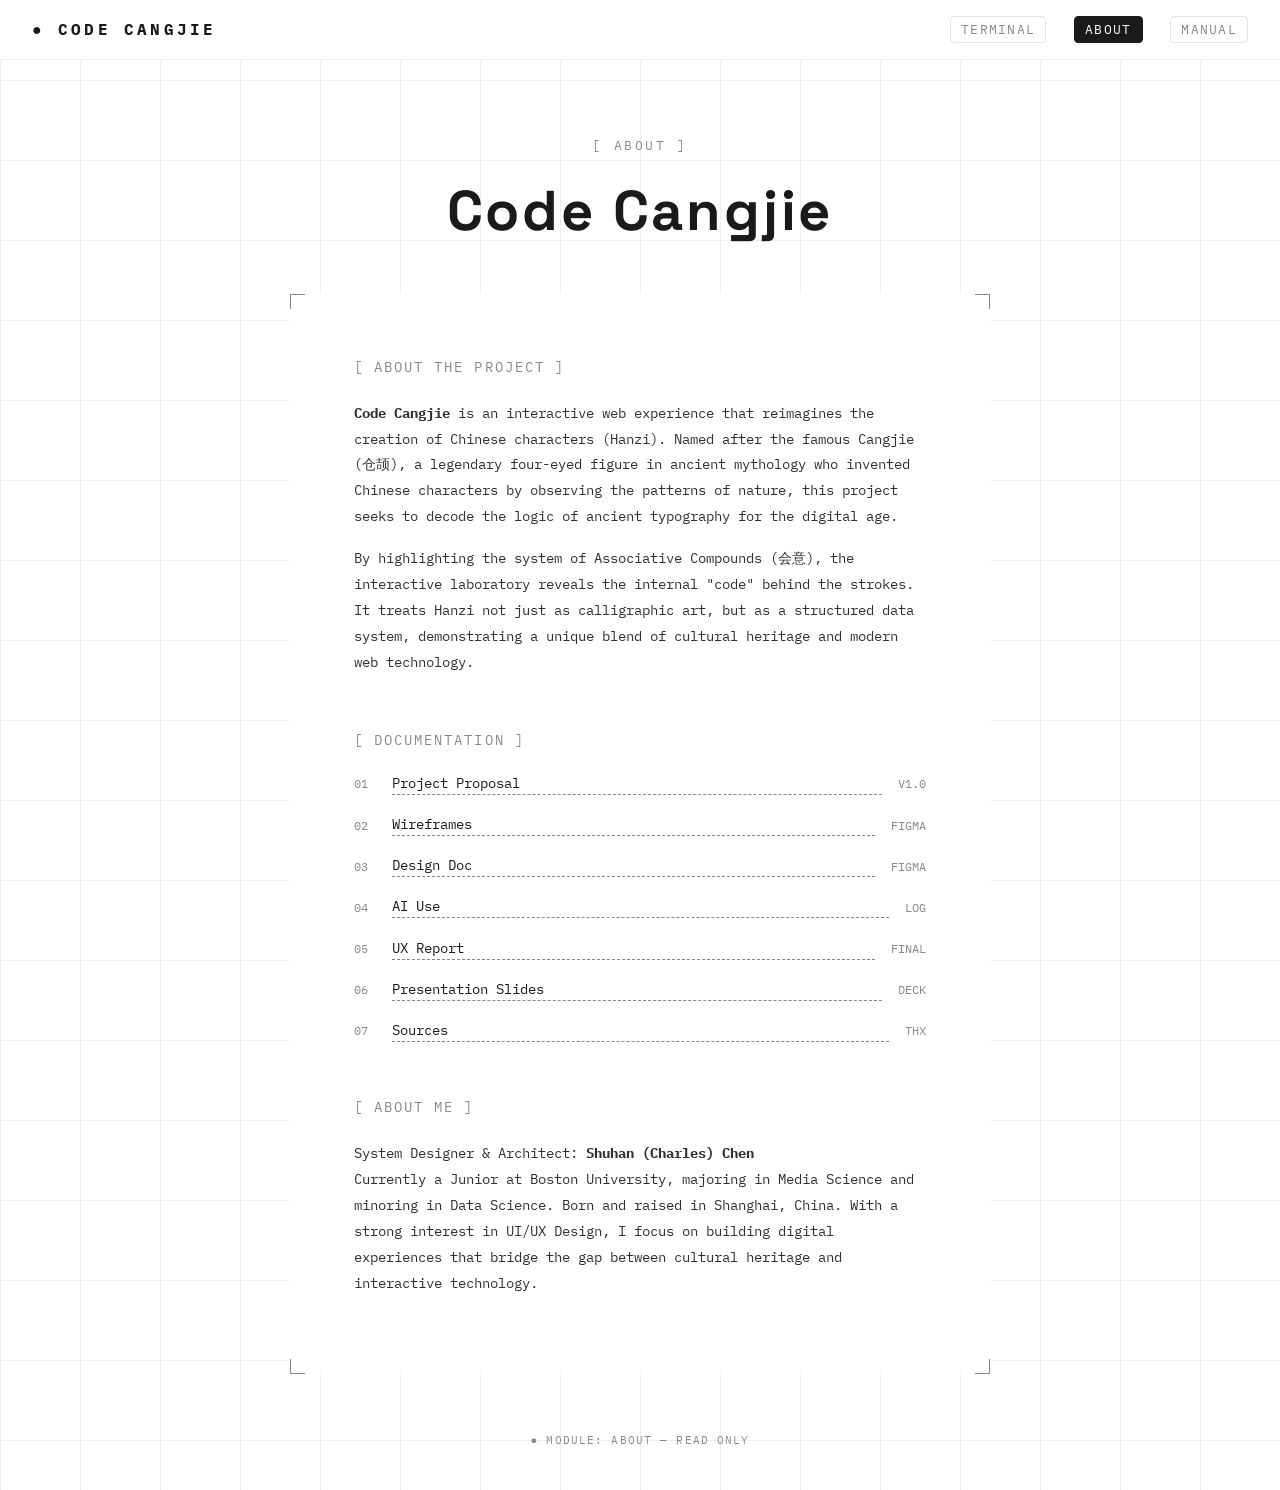
<file: about.html>
<!doctype html>
<html lang="en">
  <head>
    <meta charset="UTF-8" />
    <meta name="viewport" content="width=device-width, initial-scale=1.0" />
    <title>Code Cangjie - About</title>
    <link rel="stylesheet" href="styles/styles.css" />
    <script src="scripts/scripts.js" defer></script>
    <link
      rel="apple-touch-icon"
      sizes="180x180"
      href="images/apple-touch-icon.png"
    />
    <link
      rel="icon"
      type="image/png"
      sizes="32x32"
      href="images/favicon-32x32.png"
    />
    <link
      rel="icon"
      type="image/png"
      sizes="16x16"
      href="images/favicon-16x16.png"
    />
    <link rel="manifest" href="images/site.webmanifest" />
  </head>
  <body>
    <header class="ui-header">
      <a href="index.html" class="logo">● CODE CANGJIE</a>
      <nav class="top-nav">
        <div class="nav-links">
          <a href="index.html" class="nav-item">TERMINAL</a>
          <a href="about.html" class="nav-item active">ABOUT</a>
          <a href="manual.html" class="nav-item">MANUAL</a>
        </div>
      </nav>
    </header>

    <main class="ui-main about-main">
      <div class="about-header-title">
        <div class="small-label">[ ABOUT ]</div>
        <h1>Code Cangjie</h1>
      </div>

      <div class="bracket-panel">
        <div class="about-section">
          <div class="section-label">[ ABOUT THE PROJECT ]</div>
          <p>
            <strong>Code Cangjie</strong> is an interactive web experience that
            reimagines the creation of Chinese characters (Hanzi). Named after
            the famous Cangjie (仓颉), a legendary four-eyed figure in ancient
            mythology who invented Chinese characters by observing the patterns
            of nature, this project seeks to decode the logic of ancient
            typography for the digital age.
          </p>
          <p style="margin-top: 1rem">
            By highlighting the system of Associative Compounds (会意), the
            interactive laboratory reveals the internal "code" behind the
            strokes. It treats Hanzi not just as calligraphic art, but as a
            structured data system, demonstrating a unique blend of cultural
            heritage and modern web technology.
          </p>
        </div>

        <div class="about-section">
          <div class="section-label">[ DOCUMENTATION ]</div>
          <ul class="doc-list">
            <li>
              <span class="doc-id">01</span>
              <a
                href="https://drive.google.com/file/d/1wmrAvx1lGZvD317D38aKgmgqEYvhK4Ec/view?usp=drive_link"
                class="doc-link"
                >Project Proposal</a
              >
              <span class="doc-status">V1.0</span>
            </li>
            <li>
              <span class="doc-id">02</span>
              <a
                href="https://drive.google.com/file/d/1WwTvPjlREhMGtP3GcmWvQ2dXjdFJcFfo/view?usp=drive_link"
                class="doc-link"
                >Wireframes</a
              >
              <span class="doc-status">FIGMA</span>
            </li>
            <li>
              <span class="doc-id">03</span>
              <a
                href="https://drive.google.com/file/d/1CXE1Qbou96IZ3nHlXgANijtlKmUIsQg3/view?usp=drive_link"
                class="doc-link"
                >Design Doc</a
              >
              <span class="doc-status">FIGMA</span>
            </li>
            <li>
              <span class="doc-id">04</span>
              <a
                href="https://docs.google.com/document/d/136Me-8iQMPuqbOWM1DwgOZMShKn97SkehZeqLT6WMd4/edit?usp=drive_link"
                class="doc-link"
                >AI Use</a
              >
              <span class="doc-status">LOG</span>
            </li>
            <li>
              <span class="doc-id">05</span>
              <a
                href="https://docs.google.com/document/d/1PDTE4uCD2gK4hNcIH2HI2CAG0lo-Tq4D_t7r35IZlIc/edit?usp=drive_link"
                class="doc-link"
                >UX Report</a
              >
              <span class="doc-status">FINAL</span>
            </li>
            <li>
              <span class="doc-id">06</span>
              <a
                href="https://drive.google.com/file/d/12cIxlR1SUSpzFF9_vSXQJ3D3FkyRJxKi/view?usp=drive_link"
                class="doc-link"
                >Presentation Slides</a
              >
              <span class="doc-status">DECK</span>
            </li>
            <li>
              <span class="doc-id">07</span>
              <a
                href="https://docs.google.com/document/d/1AIBL4RQathR0OgXoz0p6G2wgn_Y8LKfQVRRYwO8GiHQ/edit?usp=drive_link"
                class="doc-link"
                >Sources</a
              >
              <span class="doc-status">THX</span>
            </li>
          </ul>
        </div>

        <div class="about-section">
          <div class="section-label">[ ABOUT ME ]</div>
          <p>
            System Designer & Architect: <strong>Shuhan (Charles) Chen</strong
            ><br />
            Currently a Junior at Boston University, majoring in Media Science
            and minoring in Data Science. Born and raised in Shanghai, China.
            With a strong interest in UI/UX Design, I focus on building digital
            experiences that bridge the gap between cultural heritage and
            interactive technology.
          </p>
        </div>
      </div>

      <div class="system-status about-status">
        <p>● MODULE: ABOUT — READ ONLY</p>
      </div>
    </main>
  </body>
</html>
</file>
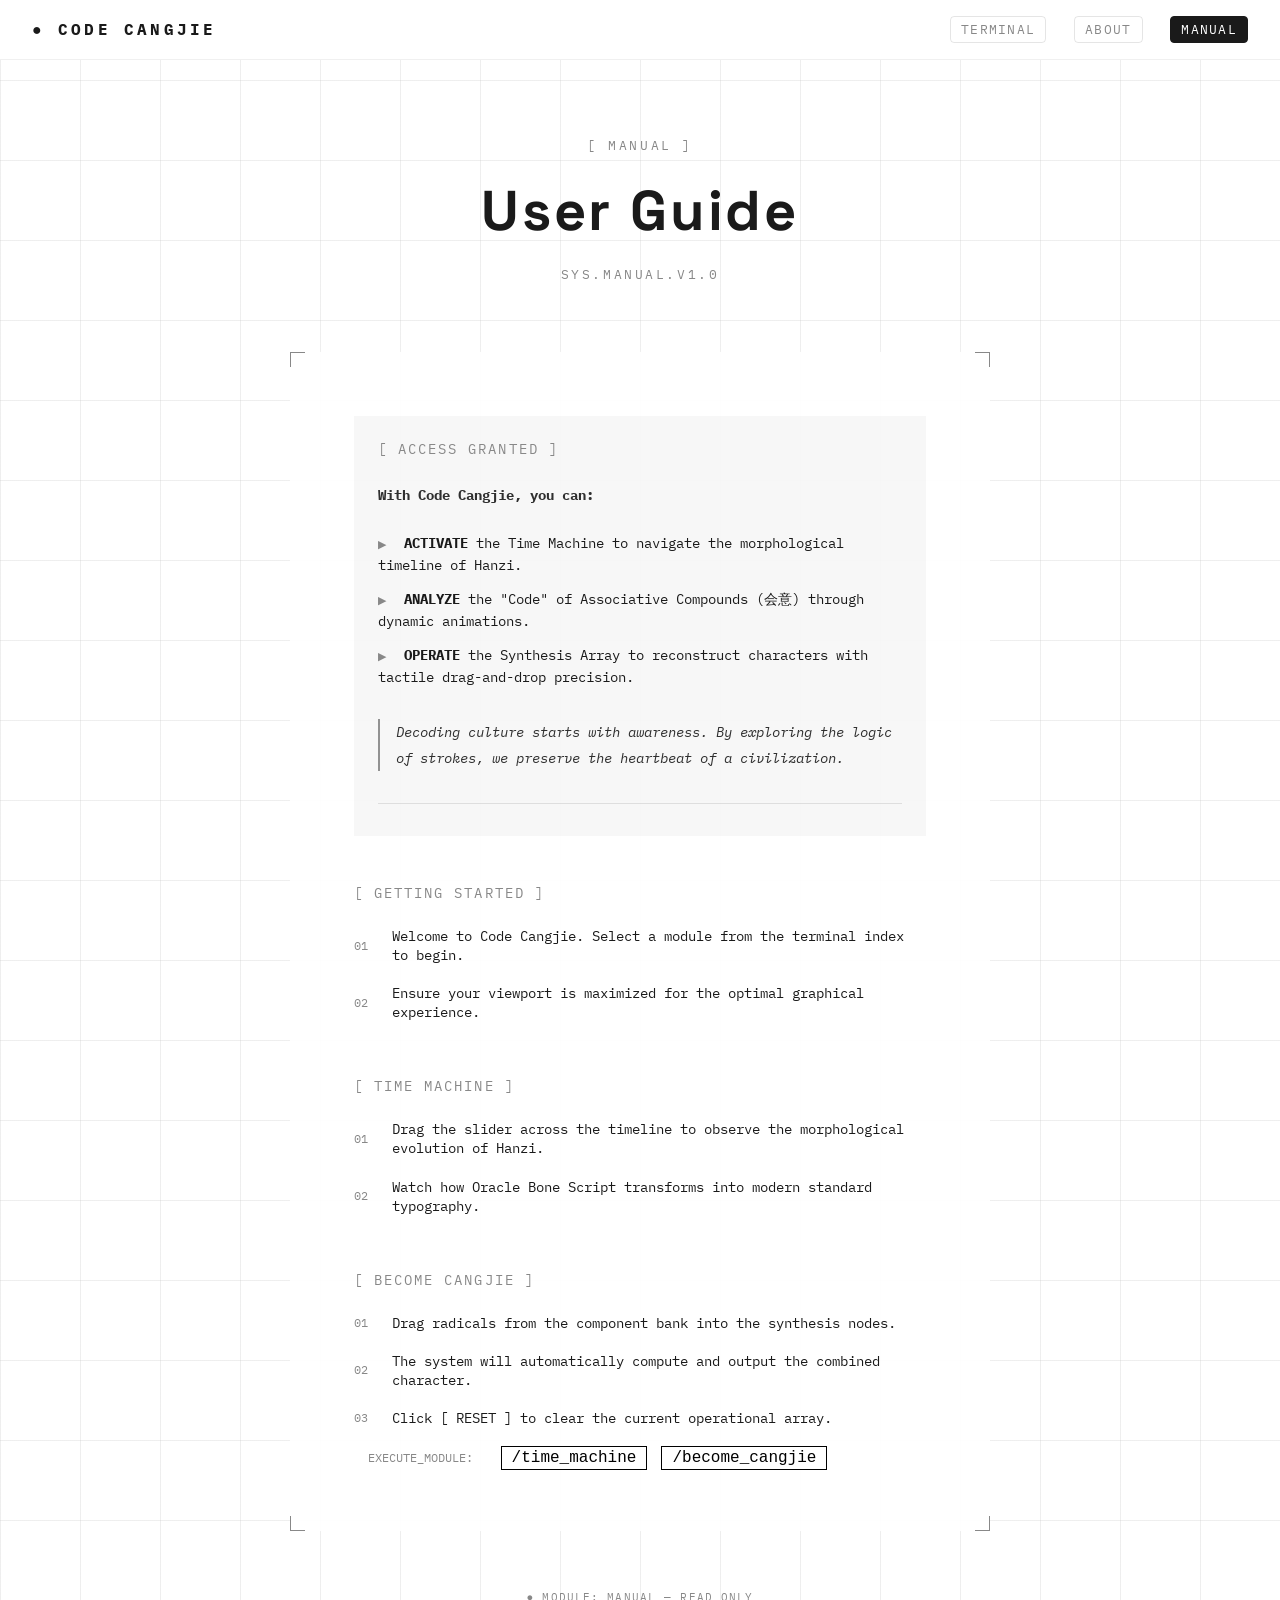
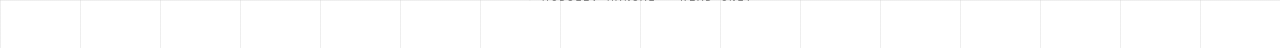
<file: manual.html>
<!doctype html>
<html lang="en">
  <head>
    <meta charset="UTF-8" />
    <meta name="viewport" content="width=device-width, initial-scale=1.0" />
    <title>Code Cangjie - About</title>
    <link rel="stylesheet" href="styles/styles.css" />
    <script src="scripts/scripts.js" defer></script>
    <link rel="apple-touch-icon" sizes="180x180" href="images/apple-touch-icon.png">
    <link rel="icon" type="image/png" sizes="32x32" href="images/favicon-32x32.png">
    <link rel="icon" type="image/png" sizes="16x16" href="images/favicon-16x16.png">
    <link rel="manifest" href="images/site.webmanifest">
  </head>
  <body>
    <header class="ui-header">
      <a href="index.html" class="logo">● CODE CANGJIE</a>
      <nav class="top-nav">
        <div class="nav-links">
          <a href="index.html" class="nav-item">TERMINAL</a>
          <a href="about.html" class="nav-item">ABOUT</a>
          <a href="manual.html" class="nav-item active">MANUAL</a>
        </div>
      </nav>
    </header>

    <main class="ui-main about-main">
      <div class="about-header-title">
        <div class="small-label">[ MANUAL ]</div>
        <h1>User Guide</h1>
        <div
          class="small-label"
          style="margin-top: 0.5rem; letter-spacing: 0.2em"
        >
          SYS.MANUAL.V1.0
        </div>
      </div>

      <div class="bracket-panel">
        <div class="about-section protocol-section">
          <div class="section-label">[ ACCESS GRANTED ]</div>
          <p class="protocol-main-text">With Code Cangjie, you can:</p>
          <ul class="protocol-list">
            <li>
              <span class="protocol-icon">▶</span> <strong>ACTIVATE</strong> the
              Time Machine to navigate the morphological timeline of Hanzi.
            </li>
            <li>
              <span class="protocol-icon">▶</span> <strong>ANALYZE</strong> the
              "Code" of Associative Compounds (会意) through dynamic animations.
            </li>
            <li>
              <span class="protocol-icon">▶</span> <strong>OPERATE</strong> the
              Synthesis Array to reconstruct characters with tactile
              drag-and-drop precision.
            </li>
          </ul>
          <p class="protocol-footer">
            <em
              >Decoding culture starts with awareness. By exploring the logic of
              strokes, we preserve the heartbeat of a civilization.</em
            >
          </p>
          <hr class="protocol-divider" />
        </div>
        <div class="about-section">
          <div class="section-label">[ GETTING STARTED ]</div>
          <ul class="doc-list">
            <li>
              <span class="doc-id">01</span
              ><span
                >Welcome to Code Cangjie. Select a module from the terminal
                index to begin.</span
              >
            </li>
            <li>
              <span class="doc-id">02</span
              ><span
                >Ensure your viewport is maximized for the optimal graphical
                experience.</span
              >
            </li>
          </ul>
        </div>

        <div class="about-section">
          <div class="section-label">[ TIME MACHINE ]</div>
          <ul class="doc-list">
            <li>
              <span class="doc-id">01</span
              ><span
                >Drag the slider across the timeline to observe the
                morphological evolution of Hanzi.</span
              >
            </li>
            <li>
              <span class="doc-id">02</span
              ><span
                >Watch how Oracle Bone Script transforms into modern standard
                typography.</span
              >
            </li>
          </ul>
        </div>

        <div class="about-section">
          <div class="section-label">[ BECOME CANGJIE ]</div>
          <ul class="doc-list">
            <li>
              <span class="doc-id">01</span
              ><span
                >Drag radicals from the component bank into the synthesis
                nodes.</span
              >
            </li>
            <li>
              <span class="doc-id">02</span
              ><span
                >The system will automatically compute and output the combined
                character.</span
              >
            </li>
            <li>
              <span class="doc-id">03</span
              ><span
                >Click [ RESET ] to clear the current operational array.</span
              >
            </li>
          </ul>
          <div class="quick-nav">
            <span class="nav-label">EXECUTE_MODULE:</span>
            <a href="time-machine.html" class="terminal-link"
              >/time_machine</a
            >
            <a href="logic-lab.html" class="terminal-link"
              >/become_cangjie</a
            >
          </div>
        </div>
      </div>

      <div class="system-status about-status">
        <p>● MODULE: MANUAL — READ ONLY</p>
      </div>
    </main>
  </body>
</html>
</file>
<file: styles/styles.css>
/* ===== YOUR CSS GOES HERE ===== */
/* ===== START BY IMPORTING YOUR FONTS ===== */
/* ===== NEXT WRITE GLOBAL STYLES, THEN USE MEDIA QUERIES FOR LAYOUT/STYLE ADJUSTMENTS ===== */
/* ===== STARTER CSS BELOW FOR body AND p IS JUST AN EXAMPLE... YOU MAY DELETE IT ===== */

@import url("https://fonts.googleapis.com/css2?family=IBM+Plex+Mono:ital,wght@0,100;0,200;0,300;0,400;0,500;0,600;0,700;1,100;1,200;1,300;1,400;1,500;1,600;1,700&family=Inter:ital,opsz,wght@0,14..32,100..900;1,14..32,100..900&family=Space+Grotesk:wght@300..700&display=swap");

:root {
  --color-bg: #ffffff;
  --color-text: #1a1a1a;
  --color-gray: #f0f0f0;
  --color-dark-gray: #888888;

  --font-heading: "Space Grotesk", sans-serif;
  --font-body: "Inter", sans-serif;
  --font-mono: "IBM Plex Mono", monospace;
}

*,
*::before,
*::after {
  box-sizing: border-box;
}

body.app-mode {
  min-height: 100vh;
  width: 100vw;
  margin: 0;
  padding: 0;
  overflow-x: hidden;
  overflow-y: auto;
  position: static;
}

body {
  background-color: var(--color-bg);
  color: var(--color-text);
  font-family: var(--font-body);
  margin: 0;
  background-image:
    linear-gradient(to right, rgba(200, 200, 200, 0.3) 1px, transparent 1px),
    linear-gradient(to bottom, rgba(200, 200, 200, 0.3) 1px, transparent 1px);
  background-size: 80px 80px;
}

.ui-header {
  display: flex;
  justify-content: space-between;
  align-items: center;
  padding: 1rem 2rem;
  border-bottom: 1px solid var(--color-gray);
  background-color: var(--color-bg);
  position: sticky;
  top: 0;
  z-index: 10;
}

.logo {
  font-family: var(--font-mono);
  font-weight: 700;
  letter-spacing: 0.2em;
  text-decoration: none;
  color: var(--color-text);
}

nav {
  display: flex;
  align-items: center;
  gap: 1.5rem;
}

.nav-label,
nav a {
  font-family: var(--font-mono);
  font-size: 0.75rem;
  color: var(--color-dark-gray);
  text-decoration: none;
  border: 1px solid transparent;
  padding: 0.3rem 0.8rem;
  border-radius: 4px;
}

nav a:hover {
  border: 1px solid var(--color-gray);
  color: var(--color-text);
}

.ui-main {
  padding: 2rem;
  max-width: 1200px;
  margin: 0 auto;
}

.ui-panel {
  border: 1px solid var(--color-gray);
  background-color: var(--color-bg);
  margin-bottom: 2rem;
  position: relative;
}

.panel-label,
.small-label {
  font-family: var(--font-mono);
  font-size: 0.7rem;
  letter-spacing: 0.1em;
  color: var(--color-dark-gray);
  padding: 0.8rem 1rem;
}

/* Hero Section */
.hero-content {
  text-align: center;
  padding: 4rem 2rem;
}

.hero-content h1 {
  font-size: 3.5rem;
  margin: 0;
}

.divider-line {
  height: 1px;
  width: 200px;
  background-color: var(--color-gray);
  margin: 1rem auto;
}

.subtitle {
  font-family: var(--font-mono);
  font-size: 0.8rem;
  letter-spacing: 0.15em;
  color: var(--color-dark-gray);
}

.split-panel {
  display: flex;
  min-height: 85vh;
}

.left-canvas {
  flex: 2;
  border-right: 1px solid var(--color-gray);
  display: flex;
  flex-direction: column;
}

.canvas-area {
  flex-grow: 1;
  display: flex;
  align-items: center;
  justify-content: center;
  padding: 2rem;
}

.right-analysis {
  flex: 1;
  display: flex;
  flex-direction: column;
}

.data-block {
  border-bottom: 1px solid var(--color-gray);
  padding-bottom: 1rem;
}

.data-readout {
  font-family: var(--font-mono);
  font-size: 1.2rem;
  padding: 0 1rem 1rem 1rem;
  color: var(--color-text);
}

.square-module {
  display: flex;
  gap: 15px;
  flex-wrap: wrap;
  justify-content: center;
  max-width: 400px;
}

.radical {
  font-family: var(--font-heading);
  font-size: 2rem;
  width: 70px;
  height: 70px;
  background-color: transparent;
  border: 1px solid var(--color-dark-gray);
  color: var(--color-text);
  cursor: pointer;
  transition: all 0.2s ease;
}

.radical:hover {
  background-color: var(--color-text);
  color: var(--color-bg);
}

#character-display {
  font-size: 15rem;
  text-align: center;
  margin: 0;
  text-shadow: 0 4px 12px rgba(0, 0, 0, 0.03);
}

.controls {
  text-align: center;
  padding-bottom: 2rem;
}

/*LANDING PAGE*/

.landing-center h1 {
  font-family: "Space Grotesk", sans-serif !important;
  font-weight: 600;
  font-size: 4.5rem;
  letter-spacing: 0.02em;
  margin: 0;
}

.module-card h3 {
  font-family: "Space Grotesk", sans-serif !important;
  font-weight: 700;
  font-size: 1.2rem;
  letter-spacing: 0.3em;
  margin-bottom: 0.8rem;
}

.landing-main {
  display: flex;
  justify-content: center;
  align-items: center;
  min-height: 80vh;
  padding-top: 5vh;
}

.landing-center {
  text-align: center;
  width: 100%;
  padding-top: 10vh;
}

.origin-logo-box {
  width: 120px;
  height: 120px;
  margin: 0 auto 1rem auto;
  border: 1px solid var(--color-gray);
  margin-bottom: 3rem !important;
  display: flex;
  align-items: center;
  justify-content: center;
  font-size: 3rem;
  position: relative;
}

.main-seal-logo {
  display: block;
  margin: 0 auto 2.5rem auto;
}

.hanzi-label {
  font-family: var(--font-mono);
  letter-spacing: 1em;
  margin-left: 1em;
  color: var(--color-dark-gray);
  margin-bottom: 1rem;
}

.module-cards {
  display: flex;
  gap: 3rem;
  justify-content: center;
  margin-top: 5rem;
  margin-bottom: 4rem;
}

.module-card {
  width: 300px;
  padding: 3rem 2rem;
  border: 1px solid var(--color-gray);
  text-decoration: none;
  color: var(--color-text);
  background-color: var(--color-bg);
  transition: all 0.3s ease;
  text-align: left;
  box-shadow: 0 4px 6px rgba(0, 0, 0, 0.02);
}

.module-card:hover {
  border-color: var(--color-text);
  transform: translateY(-5px);
  box-shadow: 0 10px 15px rgba(0, 0, 0, 0.05);
}

.card-icon {
  font-size: 1.5rem;
  margin-bottom: 1.5rem;
  filter: grayscale(100%) opacity(0.7);
  transition:
    filter 0.3s ease,
    transform 0.3s ease;
}

.module-card:hover .card-icon {
  filter: grayscale(0%) opacity(1);
  transform: scale(1.1);
}

.module-card h3 {
  font-size: 1.2rem;
  letter-spacing: 0.2em;
  margin-bottom: 0.5rem;
}

.card-desc {
  font-family: var(--font-mono);
  font-size: 0.8rem;
  color: var(--color-dark-gray);
}

.system-status p {
  font-family: var(--font-mono);
  font-size: 0.7rem;
  letter-spacing: 0.1em;
  color: var(--color-dark-gray);
}

/* TIME MACHINE */
.time-machine-layout {
  justify-content: space-between;
}

.timeline-container {
  padding: 1rem 2rem 2rem 2rem;
  border-top: 1px solid var(--color-gray);
}

input[type="range"] {
  -webkit-appearance: none;
  width: 100%;
  background: transparent;
  margin: 1rem 0;
}

input[type="range"]::-webkit-slider-runnable-track {
  width: 100%;
  height: 2px;
  background: var(--color-gray);
}

input[type="range"]::-webkit-slider-thumb {
  -webkit-appearance: none;
  height: 16px;
  width: 16px;
  border-radius: 50%;
  background: var(--color-text);
  margin-top: -7px;
  cursor: pointer;
  border: 2px solid var(--color-bg);
}

.timeline-markers {
  display: flex;
  justify-content: space-between;
  font-family: var(--font-mono);
  font-size: 0.7rem;
  color: var(--color-dark-gray);
}

.stage-title {
  font-family: var(--font-heading);
  font-size: 1.2rem;
  letter-spacing: 0.1em;
  margin-bottom: 0.5rem;
}

.stage-subtitle {
  font-family: var(--font-mono);
  font-size: 0.9rem;
  color: var(--color-dark-gray);
  margin-bottom: 2rem;
}

.stage-desc {
  font-size: 0.95rem;
  color: var(--color-text);
  margin-bottom: 2rem;
}

.radical.specimen-btn {
  display: flex;
  flex-direction: column;
  align-items: center;
  justify-content: center;
  width: 72px;
  height: 72px;
  padding: 0;
  gap: 6px;
}

.char-main {
  font-family: var(--font-heading), sans-serif;
  font-size: 1.8rem;
  line-height: 1;
  font-weight: 500;
}

.char-sub {
  font-family: var(--font-mono);
  font-size: 0.55rem;
  color: var(--color-dark-gray);
  letter-spacing: 0.15em;
  text-transform: uppercase;
  transition: all 0.2s ease;
}

.radical.specimen-btn:hover .char-main,
.radical.specimen-btn.active .char-main {
  color: var(--color-bg);
  opacity: 0.85;
}

.radical.specimen-btn:hover .char-sub,
.radical.specimen-btn.active .char-sub {
  color: var(--color-bg);
  opacity: 0.85;
}

.data-list {
  list-style: none;
  padding: 0;
  font-family: var(--font-mono);
  font-size: 0.8rem;
  color: var(--color-dark-gray);
}

.data-list li {
  margin-bottom: 0.5rem;
  padding-bottom: 0.5rem;
  border-bottom: 1px dashed var(--color-gray);
}

.syntheses-list {
  list-style-type: decimal-leading-zero;
  padding-left: 1.5rem;
  margin-top: 1rem;
}

.syntheses-list li {
  font-family: var(--font-mono);
  font-size: 0.8rem;
  color: var(--color-gray);
  margin-bottom: 0.8rem;
  border-bottom: none;
  transition: color 0.3s ease;
}

.syntheses-list li.unlocked {
  color: var(--color-text);
  font-weight: 700;
}

.syntheses-list {
  padding-left: 2.8rem !important;
  margin-top: 0.5rem;
}

.syntheses-list li {
  padding-left: 0.5rem;
}

.syntheses-list li {
  margin-bottom: 1rem;
}

@keyframes synthesisPulse {
  0% {
    box-shadow: 0 0 0 0 rgba(21, 21, 21, 0.2);
    transform: scale(0.98);
  }
  50% {
    box-shadow: 0 0 20px 10px rgba(21, 21, 21, 0.05);
    transform: scale(1.02);
  }
  100% {
    box-shadow: 0 0 0 0 rgba(21, 21, 21, 0);
    transform: scale(1);
  }
}

.synthesis-success {
  animation: synthesisPulse 0.6s ease-out forwards;
  border-color: var(--color-text) !important;
  background-color: rgba(21, 21, 21, 0.03);
}

.synthesis-visualizer {
  flex-grow: 1;
  display: flex;
  flex-direction: column;
  align-items: center;
  justify-content: center;
  padding: 2rem;
  position: relative;
}

.input-nodes {
  display: flex;
  align-items: center;
  gap: 4rem;
  margin-bottom: 3rem;
}

.node-box,
.result-node {
  width: 140px;
  height: 140px;
  border: none !important;
  background-color: transparent !important;
  backdrop-filter: none !important;

  background:
    linear-gradient(var(--color-dark-gray), var(--color-dark-gray)) top left /
      10px 1px no-repeat,
    linear-gradient(var(--color-dark-gray), var(--color-dark-gray)) top left /
      1px 10px no-repeat,
    linear-gradient(var(--color-dark-gray), var(--color-dark-gray)) top right /
      10px 1px no-repeat,
    linear-gradient(var(--color-dark-gray), var(--color-dark-gray)) top right /
      1px 10px no-repeat,
    linear-gradient(var(--color-dark-gray), var(--color-dark-gray)) bottom
      left / 10px 1px no-repeat,
    linear-gradient(var(--color-dark-gray), var(--color-dark-gray)) bottom
      left / 1px 10px no-repeat,
    linear-gradient(var(--color-dark-gray), var(--color-dark-gray)) bottom
      right / 10px 1px no-repeat,
    linear-gradient(var(--color-dark-gray), var(--color-dark-gray)) bottom
      right / 1px 10px no-repeat;

  background-color: rgba(255, 255, 255, 0.65) !important;
  backdrop-filter: blur(4px) !important;
  -webkit-backdrop-filter: blur(4px) !important;

  display: flex;
  flex-direction: column;
  align-items: center;
  justify-content: center;
  position: relative;
}

.result-node {
  width: 160px;
  height: 160px;
}

.node-label {
  position: absolute;
  top: 15px;
  left: 15px;
  font-family: var(--font-mono);
  font-size: 0.65rem;
  color: var(--color-text);
  letter-spacing: 0.1em;
}

.node-content.placeholder {
  font-family: var(--font-mono);
  font-size: 0.75rem;
  color: #b0b0b0;
  letter-spacing: 0.15em;

  display: flex;
  align-items: center;
  justify-content: center;
  width: 100%;
  padding: 0 15px;
  box-sizing: border-box;
}

.node-content.placeholder::before,
.node-content.placeholder::after {
  content: "";
  flex-grow: 1;
  height: 1px;
  background-color: #e5e5e5;
  margin: 0 12px;
}

.node-operator {
  font-size: 1.5rem;
  color: var(--color-gray);
  font-family: var(--font-mono);
}

.component-bank-container {
  border-top: 1px solid var(--color-gray);
  padding: 2rem;
}

.bank-controls {
  display: flex;
  justify-content: space-between;
  align-items: flex-end;
  margin-top: 1rem;
}

.component-bank-container .square-module {
  justify-content: flex-start;
  max-width: none;
}

.component-bank-container .radical {
  width: 80px;
  height: 80px;
  border: 1px solid var(--color-gray);
  border-radius: 0;
  position: relative;
  display: flex;
  flex-direction: column;
  align-items: center;
  justify-content: center;
  width: 72px;
  height: 72px;
  gap: 4px;
}

.reset-button {
  font-family: var(--font-mono);
  font-size: 0.8rem;
  letter-spacing: 0.1em;
  padding: 0.6rem 1.2rem;
  background: transparent;
  border: 1px solid var(--color-gray);
  cursor: pointer;
  color: var(--color-dark-gray);
  transition: all 0.2s ease;
}

.reset-button:hover {
  border-color: var(--color-text);
  color: var(--color-text);
}

.ui-panel {
  background-color: transparent !important;
}

.right-analysis {
  background-color: rgba(255, 255, 255, 0.6);
}

.component-bank-container .square-module {
  justify-content: flex-start;
  max-width: none !important;
  flex-wrap: nowrap !important;
}

.component-bank-container .radical {
  width: 64px;
  height: 64px;
  font-size: 1.5rem;
}

.node-content.placeholder {
  color: #e0e0e0;
}

.synthesis-visualizer {
  position: relative;
  overflow: hidden;
}

.synthesis-visualizer::after {
  content: "";
  position: absolute;
  top: -10%;
  left: 0;
  width: 100%;
  height: 15px;
  background: linear-gradient(
    to bottom,
    transparent,
    rgba(136, 136, 136, 0.15),
    transparent
  );
  box-shadow: 0 2px 10px rgba(136, 136, 136, 0.1);
  animation: scanline 4s linear infinite;
  pointer-events: none;
  z-index: 1;
}

@keyframes scanline {
  0% {
    top: -10%;
    opacity: 0;
  }
  10% {
    opacity: 1;
  }
  90% {
    opacity: 1;
  }
  100% {
    top: 110%;
    opacity: 0;
  }
}

/* Drag Drop*/
.drag-over-active {
  background-color: rgba(255, 255, 255, 0.95) !important;
  box-shadow: 0 0 15px rgba(136, 136, 136, 0.2);
  transition: all 0.2s ease;
}

.radical.dragging {
  opacity: 0.5;
  cursor: grabbing !important;
}

.radical {
  cursor: grab;
}

.node-content {
  font-family: var(--font-heading) !important;
  font-size: 5rem !important;
  font-weight: 500;
  color: var(--color-text) !important;
  line-height: 1;
}

.component-bank-container .radical {
  font-size: 2rem !important;
}

#analysis-result {
  font-size: 1.8rem !important;
  font-weight: 700;
  letter-spacing: 0.05em;
}

span.node-content.placeholder {
  font-family: var(--font-mono) !important;
  font-size: 0.75rem !important;
  color: #b0b0b0 !important;
  letter-spacing: 0.15em !important;
  font-weight: 400 !important;

  display: flex !important;
  align-items: center !important;
  justify-content: center !important;
  width: 100% !important;
  padding: 0 15px !important;
  box-sizing: border-box !important;
}

span.node-content.placeholder::before,
span.node-content.placeholder::after {
  content: "";
  flex-grow: 1;
  height: 1px;
  background-color: #e5e5e5;
  margin: 0 12px;
}

/* About & Manual */

.about-main {
  position: relative;
  min-height: 85vh;
  padding: 4rem 2rem 2rem 2rem;
  display: flex;
  flex-direction: column;
  align-items: center;
}

.about-header-title {
  text-align: center;
  margin-bottom: 3rem;
  z-index: 2;
}

.about-header-title .small-label {
  font-family: var(--font-mono);
  font-size: 0.8rem;
  letter-spacing: 0.2em;
  color: var(--color-dark-gray);
  margin-bottom: 0.5rem;
}

.about-header-title h1 {
  font-family: var(--font-heading);
  font-size: 3.5rem;
  margin: 0;
  letter-spacing: 0.05em;
}

.bracket-panel {
  background-color: rgba(255, 255, 255, 0.95);
  max-width: 700px;
  width: 100%;
  padding: 4rem;
  position: relative;
  z-index: 2;
  margin-bottom: 3rem;
}

.bracket-panel::before,
.bracket-panel::after {
  content: "";
  position: absolute;
  width: 100%;
  height: 100%;
  top: 0;
  left: 0;
  pointer-events: none;
}
.bracket-panel::before {
  background:
    linear-gradient(to right, var(--color-dark-gray) 1px, transparent 1px) 0 0,
    linear-gradient(to bottom, var(--color-dark-gray) 1px, transparent 1px) 0 0,
    linear-gradient(to left, var(--color-dark-gray) 1px, transparent 1px) 100%
      100%,
    linear-gradient(to top, var(--color-dark-gray) 1px, transparent 1px) 100%
      100%;
  background-size: 15px 15px;
  background-repeat: no-repeat;
}
.bracket-panel::after {
  background:
    linear-gradient(to left, var(--color-dark-gray) 1px, transparent 1px) 100% 0,
    linear-gradient(to bottom, var(--color-dark-gray) 1px, transparent 1px) 100%
      0,
    linear-gradient(to right, var(--color-dark-gray) 1px, transparent 1px) 0
      100%,
    linear-gradient(to top, var(--color-dark-gray) 1px, transparent 1px) 0 100%;
  background-size: 15px 15px;
  background-repeat: no-repeat;
}

.about-section {
  margin-bottom: 3.5rem;
}
.about-section:last-child {
  margin-bottom: 0;
}

.section-label {
  font-family: var(--font-mono);
  font-size: 0.85rem;
  letter-spacing: 0.15em;
  color: var(--color-dark-gray);
  margin-bottom: 1.5rem;
}

.about-section p {
  font-family: var(--font-mono);
  font-size: 0.9rem;
  line-height: 1.8;
  color: var(--color-text);
  opacity: 0.9;
}

.doc-list {
  list-style: none;
  padding: 0;
  margin: 0;
}
.doc-list li {
  display: flex;
  align-items: center;
  margin-bottom: 1.2rem;
  font-family: var(--font-mono);
  font-size: 0.9rem;
}
.doc-id {
  color: var(--color-dark-gray);
  margin-right: 1.5rem;
  font-size: 0.75rem;
}
.doc-link {
  color: var(--color-text);
  text-decoration: none;
  border-bottom: 1px dashed var(--color-dark-gray);
  padding-bottom: 2px;
  flex-grow: 1;
  transition: all 0.2s ease;
}
.doc-link:hover {
  border-bottom: 1px solid var(--color-text);
  background-color: var(--color-text);
  color: var(--color-bg);
}
.doc-status {
  font-size: 0.75rem;
  color: var(--color-dark-gray);
  margin-left: 1rem;
}

.about-status {
  margin-top: auto;
  text-align: center;
}

/* POP-UP WINDOW */
.modal-overlay {
  display: none;
  position: fixed;
  top: 0;
  left: 0;
  width: 100%;
  height: 100%;
  background-color: rgba(255, 255, 255, 0.85);
  backdrop-filter: blur(5px);
  z-index: 1000;
  justify-content: center;
  align-items: center;
  pointer-events: none;
}

.modal-content {
  max-width: 500px;
  padding: 3rem;
  background-color: var(--color-bg);
  box-shadow: 0 10px 30px rgba(0, 0, 0, 0.05);
  pointer-events: auto;
}

.protocol-section {
  background: rgba(0, 0, 0, 0.03);
  padding: 1.5rem;
  margin-bottom: 3rem !important;
}

.protocol-main-text {
  font-weight: 700;
  color: var(--color-text);
  margin-bottom: 1.5rem !important;
}

.protocol-list {
  list-style: none;
  padding-left: 0;
  margin-bottom: 2rem;
}

.protocol-list li {
  font-family: var(--font-mono);
  font-size: 0.9rem;
  margin-bottom: 0.8rem;
  line-height: 1.5;
}

.protocol-icon {
  color: var(--color-dark-gray);
  margin-right: 10px;
  font-size: 0.7rem;
}

.protocol-footer {
  font-size: 0.85rem;
  border-left: 2px solid var(--color-dark-gray);
  padding-left: 1rem;
  opacity: 0.7;
}

.protocol-divider {
  border: none;
  border-top: 1px solid rgba(0, 0, 0, 0.1);
  margin-top: 2rem;
}

.nav-item {
  font-family: var(--font-mono);
  font-size: 0.8rem;
  letter-spacing: 0.1em;
  padding: 4px 10px;
  margin-left: 15px;
  border: 1px solid rgba(0, 0, 0, 0.1);
  text-decoration: none;
  color: var(--color-dark-gray);
  transition: all 0.3s ease;
}

.nav-item:hover {
  background-color: var(--color-text);
  color: var(--color-bg);
  border-color: var(--color-text);
}

/* TOP NAVIGATION */
.ui-header {
  display: flex;
  justify-content: space-between;
  align-items: center;
  padding: 1rem 2rem;
  border-bottom: 1px solid var(--color-gray);
  background-color: var(--color-bg);
  position: sticky;
  top: 0;
  z-index: 10;
}

.nav-modes,
.nav-links {
  display: flex;
  align-items: center;
  gap: 0.8rem;
}

.mode-label {
  font-family: var(--font-heading), sans-serif;
  font-size: 1rem;
  font-weight: 600;
  color: var(--color-text);
  margin-right: 0.5rem;
}

.nav-item:hover {
  border-color: var(--color-text);
  color: var(--color-bg);
}

.nav-item.active {
  background-color: var(--color-text);
  color: var(--color-bg);
  border-color: var(--color-text);
  pointer-events: none;
}

.hanzi-svg {
  position: absolute;
  top: 0;
  left: 0;
  width: 100%;
  height: 100%;
  transition:
    opacity 0.5s ease,
    transform 0.5s ease;
}

.specimen-btn {
  flex: 1;
  padding: 12px 0;
  background: transparent;
  border: 1px solid var(--color-gray);
  color: var(--color-dark-gray);
  cursor: pointer;
  font-family: var(--font-heading), sans-serif;
  font-size: 1.2rem;
  transition: all 0.2s ease;
}

.specimen-btn:hover {
  border-color: var(--color-text);
  color: var(--color-text);
}

.specimen-btn.active {
  background: var(--color-text);
  color: var(--color-bg);
  border-color: var(--color-text);
}

.terminal-link {
  color: #000;
  text-decoration: none;
  border: 1px solid #000;
  padding: 2px 10px;
  margin-left: 10px;
  font-family: "Courier New", Courier, monospace;
  text-transform: lowercase;
}

.terminal-link:hover {
  background-color: #000;
  color: #fff;
  cursor: pointer;
}

/* MOBILE RESPONSIVE */
@media (max-width: 768px) {
  html,
  body {
    height: auto !important;
    overflow-y: auto !important;
  }

  .ui-header {
    flex-direction: column;
    padding: 15px !important;
    gap: 15px;
  }
  .top-nav {
    flex-direction: column;
    width: 100%;
    gap: 15px;
  }
  .nav-modes,
  .nav-links {
    flex-wrap: wrap;
    justify-content: center;
  }

  .split-panel {
    display: flex !important;
    flex-direction: column !important;
    height: auto !important;
    min-height: 100vh;
  }

  .left-canvas {
    width: 100% !important;
    min-height: 60vh;
    border-right: none !important;
    border-bottom: 2px solid #000;
  }

  .right-analysis {
    width: 100% !important;
    border-left: none !important;
    padding: 20px !important;
  }

  .synthesis-visualizer {
    padding: 20px 10px;
  }
  .input-nodes {
    flex-wrap: wrap;
    justify-content: center;
    gap: 10px;
  }
  .node-box {
    width: 40% !important;
    min-width: 110px;
  }

  .component-bank-container {
    width: 100% !important;
    padding: 15px 10px !important;
    box-sizing: border-box !important;
  }

  .bank-controls {
    display: flex !important;
    flex-direction: column !important;
    align-items: center !important;
    width: 100% !important;
    gap: 15px !important;
  }

  .square-module {
    display: flex !important;
    flex-wrap: nowrap !important;
    width: 100% !important;
    overflow-x: auto !important;
    overflow-y: hidden !important;
    justify-content: flex-start !important;
    gap: 12px !important;
    padding-bottom: 5px !important;
    -webkit-overflow-scrolling: touch !important;
  }

  .square-module::-webkit-scrollbar {
    display: none !important;
  }

  .radical {
    flex: 0 0 auto !important;
    width: 60px !important;
    height: 60px !important;
    margin: 0 !important;
  }

  .reset-button {
    width: 100% !important;
  }

  .panel-header {
    flex-direction: column !important;
    align-items: center !important;
    gap: 8px;
    padding: 15px 10px 0 10px !important;
    text-align: center;
  }

  #canvas-status {
    font-size: 0.75rem !important;
  }
}
</file>
